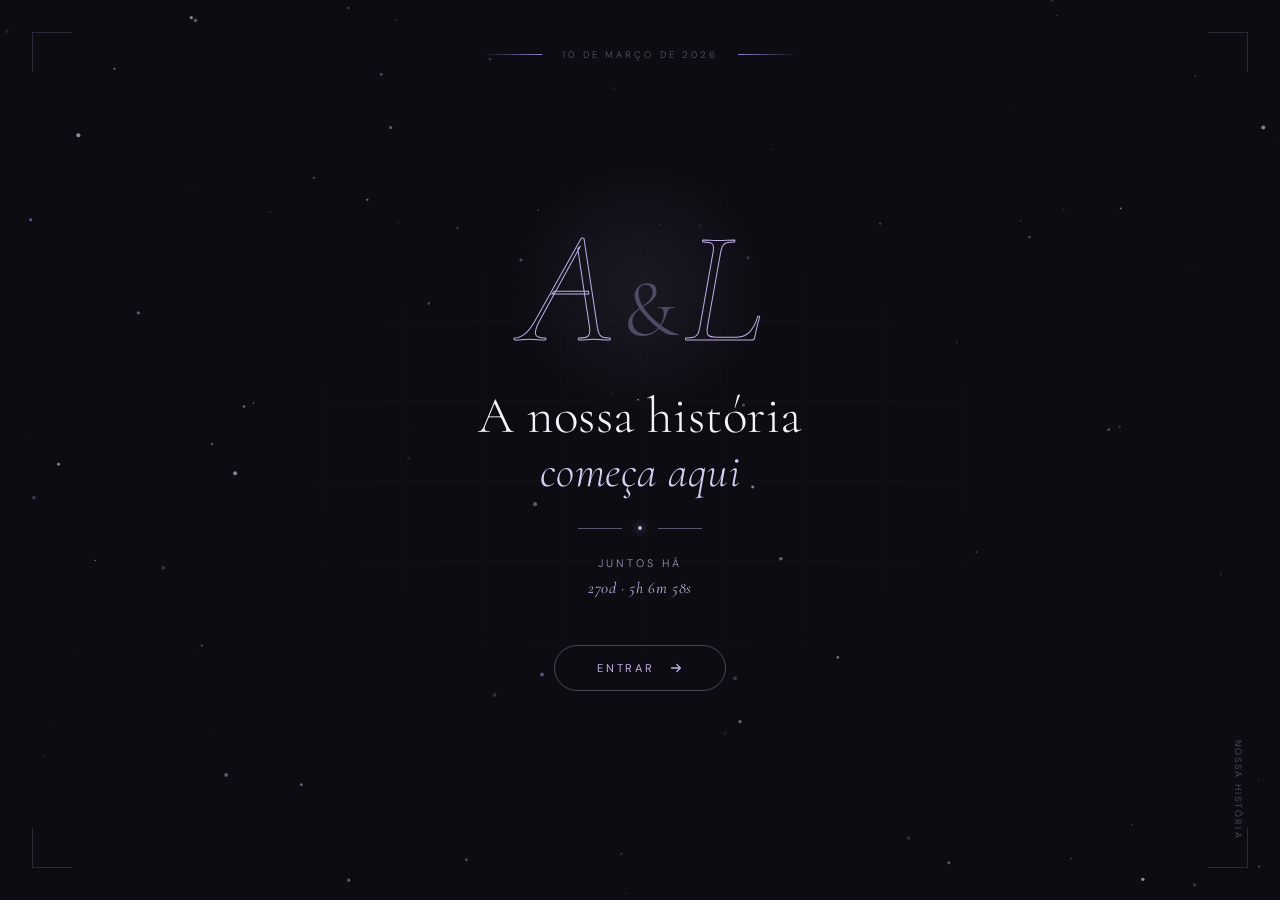
<file: splash.html>
<!DOCTYPE html>
<html lang="pt-br">
<head>
  <meta charset="UTF-8">
  <meta name="viewport" content="width=device-width, initial-scale=1.0">
  <title>Eu & Você</title>
  <link rel="preconnect" href="https://fonts.googleapis.com">
  <link rel="preconnect" href="https://fonts.gstatic.com" crossorigin>
  <link href="https://fonts.googleapis.com/css2?family=Cormorant+Garamond:ital,wght@0,300;0,400;1,300;1,400;1,500&family=DM+Sans:wght@200;300;400&display=swap" rel="stylesheet">
  <link rel="stylesheet" href="splash.css">
</head>
<body>

  <!-- Cortina de saída -->
  <div id="curtain"></div>

  <!-- Fundo de grade sutil -->
  <div class="grid-bg"></div>

  <!-- Canvas de partículas -->
  <canvas id="canvas"></canvas>

  <!-- Cantos decorativos -->
  <div class="corner corner--tl"></div>
  <div class="corner corner--tr"></div>
  <div class="corner corner--bl"></div>
  <div class="corner corner--br"></div>

  <!-- Texto lateral -->
  <p class="side-text">Nossa história</p>

  <!-- CONTEÚDO CENTRAL -->
  <main class="splash">

    <!-- Linha superior -->
    <div class="top-line">
      <span class="top-line__rule"></span>
      <span class="top-line__text">10 de março de 2026</span>
      <span class="top-line__rule"></span>
    </div>

    <!-- Monograma -->
    <div class="monogram-wrap">
      <div class="monogram-glow"></div>
      <p class="monogram">A<em>&amp;</em>L</p>
    </div>

    <!-- Título -->
    <h1 class="title">
      A nossa história<br>
      <span>começa aqui</span>
    </h1>

    <!-- Divisor -->
    <div class="divider">
      <div class="divider__line"></div>
      <div class="divider__dot"></div>
      <div class="divider__line"></div>
    </div>

    <!-- Data -->
    <p class="date">Juntos há</p>

    <!-- Contador dinâmico -->
    <p class="counter" id="contador">— — —</p>

    <!-- Botão de entrada -->
    <div class="enter-wrap">
      <button class="enter-btn" id="enterBtn">
        <span>Entrar</span>
        <svg width="14" height="14" viewBox="0 0 16 16" fill="none">
          <path d="M3 8h10M9 4l4 4-4 4" stroke="currentColor" stroke-width="1.5" stroke-linecap="round" stroke-linejoin="round"/>
        </svg>
      </button>
    </div>

  </main>

  <script src="splash.js"></script>
</body>
</html>
</file>
<file: splash.css>
/* ============================================================
   EU & VOCÊ — Splash Page
   ============================================================ */

@import url('https://fonts.googleapis.com/css2?family=Cormorant+Garamond:ital,wght@0,300;0,400;1,300;1,400;1,500&family=DM+Sans:wght@200;300;400&display=swap');

*, *::before, *::after {
  margin: 0;
  padding: 0;
  box-sizing: border-box;
}

:root {
  --bg:          #0d0c12;
  --accent:      #c0afe8;
  --accent-lt:   #d8cef5;
  --accent-dk:   #9581c9;
  --accent-glow: rgba(192, 175, 232, 0.15);
  --text:        #f5f2fc;
  --text-muted:  #a096b8;
  --text-dim:    #5a5270;
}

html, body {
  width: 100%;
  height: 100%;
  overflow: hidden;
  background: var(--bg);
  color: var(--text);
  font-family: 'DM Sans', system-ui, sans-serif;
  -webkit-font-smoothing: antialiased;
}

/* ── Canvas de partículas ── */
#canvas {
  position: fixed;
  inset: 0;
  z-index: 0;
  pointer-events: none;
}

/* ── Overlay de saída ── */
#curtain {
  position: fixed;
  inset: 0;
  background: var(--bg);
  z-index: 100;
  opacity: 0;
  pointer-events: none;
  transition: opacity 1.2s cubic-bezier(0.77, 0, 0.18, 1);
}

#curtain.closing {
  opacity: 1;
}

/* ── Wrapper principal ── */
.splash {
  position: relative;
  z-index: 1;
  width: 100vw;
  height: 100svh;
  display: flex;
  flex-direction: column;
  align-items: center;
  justify-content: center;
}

/* ── Linha superior decorativa ── */
.top-line {
  position: absolute;
  top: 48px;
  left: 50%;
  transform: translateX(-50%);
  display: flex;
  align-items: center;
  gap: 20px;
  opacity: 0;
  animation: fadeSlideDown 1s cubic-bezier(0.4, 0, 0.2, 1) 0.2s forwards;
}

.top-line__rule {
  width: 60px;
  height: 1px;
  background: linear-gradient(90deg, transparent, var(--accent-dk));
}

.top-line__rule:last-child {
  background: linear-gradient(90deg, var(--accent-dk), transparent);
}

.top-line__text {
  font-size: 0.6rem;
  font-weight: 300;
  letter-spacing: 0.3em;
  text-transform: uppercase;
  color: var(--text-dim);
}

/* ── Monograma ── */
.monogram-wrap {
  position: relative;
  display: flex;
  align-items: center;
  justify-content: center;
  margin-bottom: 2px;
}

.monogram-glow {
  position: absolute;
  width: 280px;
  height: 280px;
  border-radius: 50%;
  background: radial-gradient(circle, rgba(192, 175, 232, 0.08) 0%, transparent 70%);
  animation: breathe 4s ease-in-out infinite;
  pointer-events: none;
}

.monogram {
  font-family: 'Cormorant Garamond', Georgia, serif;
  font-size: clamp(5.5rem, 18vw, 10rem);
  font-weight: 300;
  font-style: italic;
  color: transparent;
  -webkit-text-stroke: 1px var(--accent);
  letter-spacing: -0.02em;
  line-height: 1;
  position: relative;
  opacity: 0;
  animation: revealMonogram 1.4s cubic-bezier(0.16, 1, 0.3, 1) 0.5s forwards;
  user-select: none;
}

.monogram em {
  font-style: normal;
  -webkit-text-stroke: 0;
  color: var(--accent);
  opacity: 0.35;
  font-size: 0.5em;
  vertical-align: middle;
  margin: 0 0.12em;
}

/* ── Título ── */
.title {
  font-family: 'Cormorant Garamond', Georgia, serif;
  font-size: clamp(1.8rem, 5vw, 3.2rem);
  font-weight: 300;
  color: var(--text);
  letter-spacing: 0.01em;
  text-align: center;
  line-height: 1.15;
  margin-top: 16px;
  opacity: 0;
  animation: fadeSlideUp 1s cubic-bezier(0.4, 0, 0.2, 1) 1s forwards;
}

.title span {
  display: block;
  font-style: italic;
  color: var(--accent-lt);
  font-size: 0.88em;
}

/* ── Divisor ── */
.divider {
  display: flex;
  align-items: center;
  gap: 16px;
  margin: 28px 0 26px;
  opacity: 0;
  animation: fadeSlideUp 0.8s cubic-bezier(0.4, 0, 0.2, 1) 1.25s forwards;
}

.divider__line {
  width: 44px;
  height: 1px;
  background: var(--text-dim);
}

.divider__dot {
  width: 4px;
  height: 4px;
  border-radius: 50%;
  background: var(--accent);
  box-shadow: 0 0 8px var(--accent);
}

/* ── Data ── */
.date {
  font-size: 0.68rem;
  font-weight: 300;
  letter-spacing: 0.28em;
  text-transform: uppercase;
  color: var(--text-muted);
  text-align: center;
  opacity: 0;
  animation: fadeSlideUp 0.8s cubic-bezier(0.4, 0, 0.2, 1) 1.4s forwards;
}

/* ── Contador ── */
.counter {
  font-family: 'Cormorant Garamond', Georgia, serif;
  font-size: 1rem;
  font-style: italic;
  color: var(--accent);
  letter-spacing: 0.04em;
  margin-top: 8px;
  text-align: center;
  min-height: 1.4em;
  opacity: 0;
  animation: fadeSlideUp 0.8s cubic-bezier(0.4, 0, 0.2, 1) 1.55s forwards;
}

/* ── Botão Entrar ── */
.enter-wrap {
  margin-top: 44px;
  opacity: 0;
  animation: fadeSlideUp 1s cubic-bezier(0.4, 0, 0.2, 1) 1.9s forwards;
}

.enter-btn {
  position: relative;
  display: inline-flex;
  align-items: center;
  gap: 14px;
  padding: 15px 42px;
  border-radius: 9999px;
  border: 1px solid rgba(192, 175, 232, 0.35);
  background: transparent;
  color: var(--accent);
  font-family: 'DM Sans', sans-serif;
  font-size: 0.7rem;
  font-weight: 400;
  letter-spacing: 0.24em;
  text-transform: uppercase;
  cursor: pointer;
  overflow: hidden;
  transition:
    border-color 0.35s ease,
    color 0.35s ease,
    box-shadow 0.35s ease,
    transform 0.25s cubic-bezier(0.34, 1.56, 0.64, 1);
}

/* Fill sweep no hover */
.enter-btn::before {
  content: '';
  position: absolute;
  inset: 0;
  border-radius: inherit;
  background: var(--accent);
  transform: scaleX(0);
  transform-origin: left;
  transition: transform 0.5s cubic-bezier(0.77, 0, 0.18, 1);
  z-index: 0;
}

.enter-btn:hover::before { transform: scaleX(1); }

.enter-btn:hover {
  color: #0d0c12;
  border-color: var(--accent);
  box-shadow: 0 0 40px rgba(192, 175, 232, 0.2);
  transform: scale(1.04);
}

.enter-btn:active { transform: scale(0.97); }

.enter-btn span,
.enter-btn svg {
  position: relative;
  z-index: 1;
}

/* ── Grade de fundo sutil ── */
.grid-bg {
  position: fixed;
  inset: 0;
  z-index: 0;
  pointer-events: none;
  background-image:
    linear-gradient(rgba(192, 175, 232, 0.025) 1px, transparent 1px),
    linear-gradient(90deg, rgba(192, 175, 232, 0.025) 1px, transparent 1px);
  background-size: 80px 80px;
  mask-image: radial-gradient(ellipse 70% 60% at 50% 50%, black 0%, transparent 100%);
}

/* ── Cantos decorativos ── */
.corner {
  position: fixed;
  width: 40px;
  height: 40px;
  opacity: 0.18;
  pointer-events: none;
}

.corner--tl { top: 32px;    left: 32px;  border-top:    1px solid var(--accent); border-left:   1px solid var(--accent); }
.corner--tr { top: 32px;    right: 32px; border-top:    1px solid var(--accent); border-right:  1px solid var(--accent); }
.corner--bl { bottom: 32px; left: 32px;  border-bottom: 1px solid var(--accent); border-left:   1px solid var(--accent); }
.corner--br { bottom: 32px; right: 32px; border-bottom: 1px solid var(--accent); border-right:  1px solid var(--accent); }

/* ── Texto lateral ── */
.side-text {
  position: fixed;
  bottom: 60px;
  right: 36px;
  writing-mode: vertical-rl;
  font-size: 0.58rem;
  font-weight: 300;
  letter-spacing: 0.22em;
  text-transform: uppercase;
  color: var(--text-dim);
  opacity: 0;
  animation: fadeSlideUp 1s ease 2.4s forwards;
}

/* ============================================================
   Keyframes
   ============================================================ */
@keyframes fadeSlideUp {
  from { opacity: 0; transform: translateY(18px); }
  to   { opacity: 1; transform: translateY(0); }
}

@keyframes fadeSlideDown {
  from { opacity: 0; transform: translateX(-50%) translateY(-12px); }
  to   { opacity: 1; transform: translateX(-50%) translateY(0); }
}

@keyframes revealMonogram {
  0%   { opacity: 0; transform: scale(0.88) translateY(12px); filter: blur(12px); }
  60%  { filter: blur(0); }
  100% { opacity: 1; transform: scale(1) translateY(0); filter: blur(0); }
}

@keyframes breathe {
  0%, 100% { transform: scale(1);    opacity: 1; }
  50%       { transform: scale(1.15); opacity: 0.6; }
}

/* ============================================================
   Responsivo
   ============================================================ */
@media (max-width: 480px) {
  .top-line__rule { width: 30px; }
  .enter-btn      { padding: 14px 32px; }
  .corner         { width: 24px; height: 24px; }
  .corner--tl     { top: 20px;    left: 20px; }
  .corner--tr     { top: 20px;    right: 20px; }
  .corner--bl     { bottom: 20px; left: 20px; }
  .corner--br     { bottom: 20px; right: 20px; }
  .side-text      { display: none; }
}
</file>
